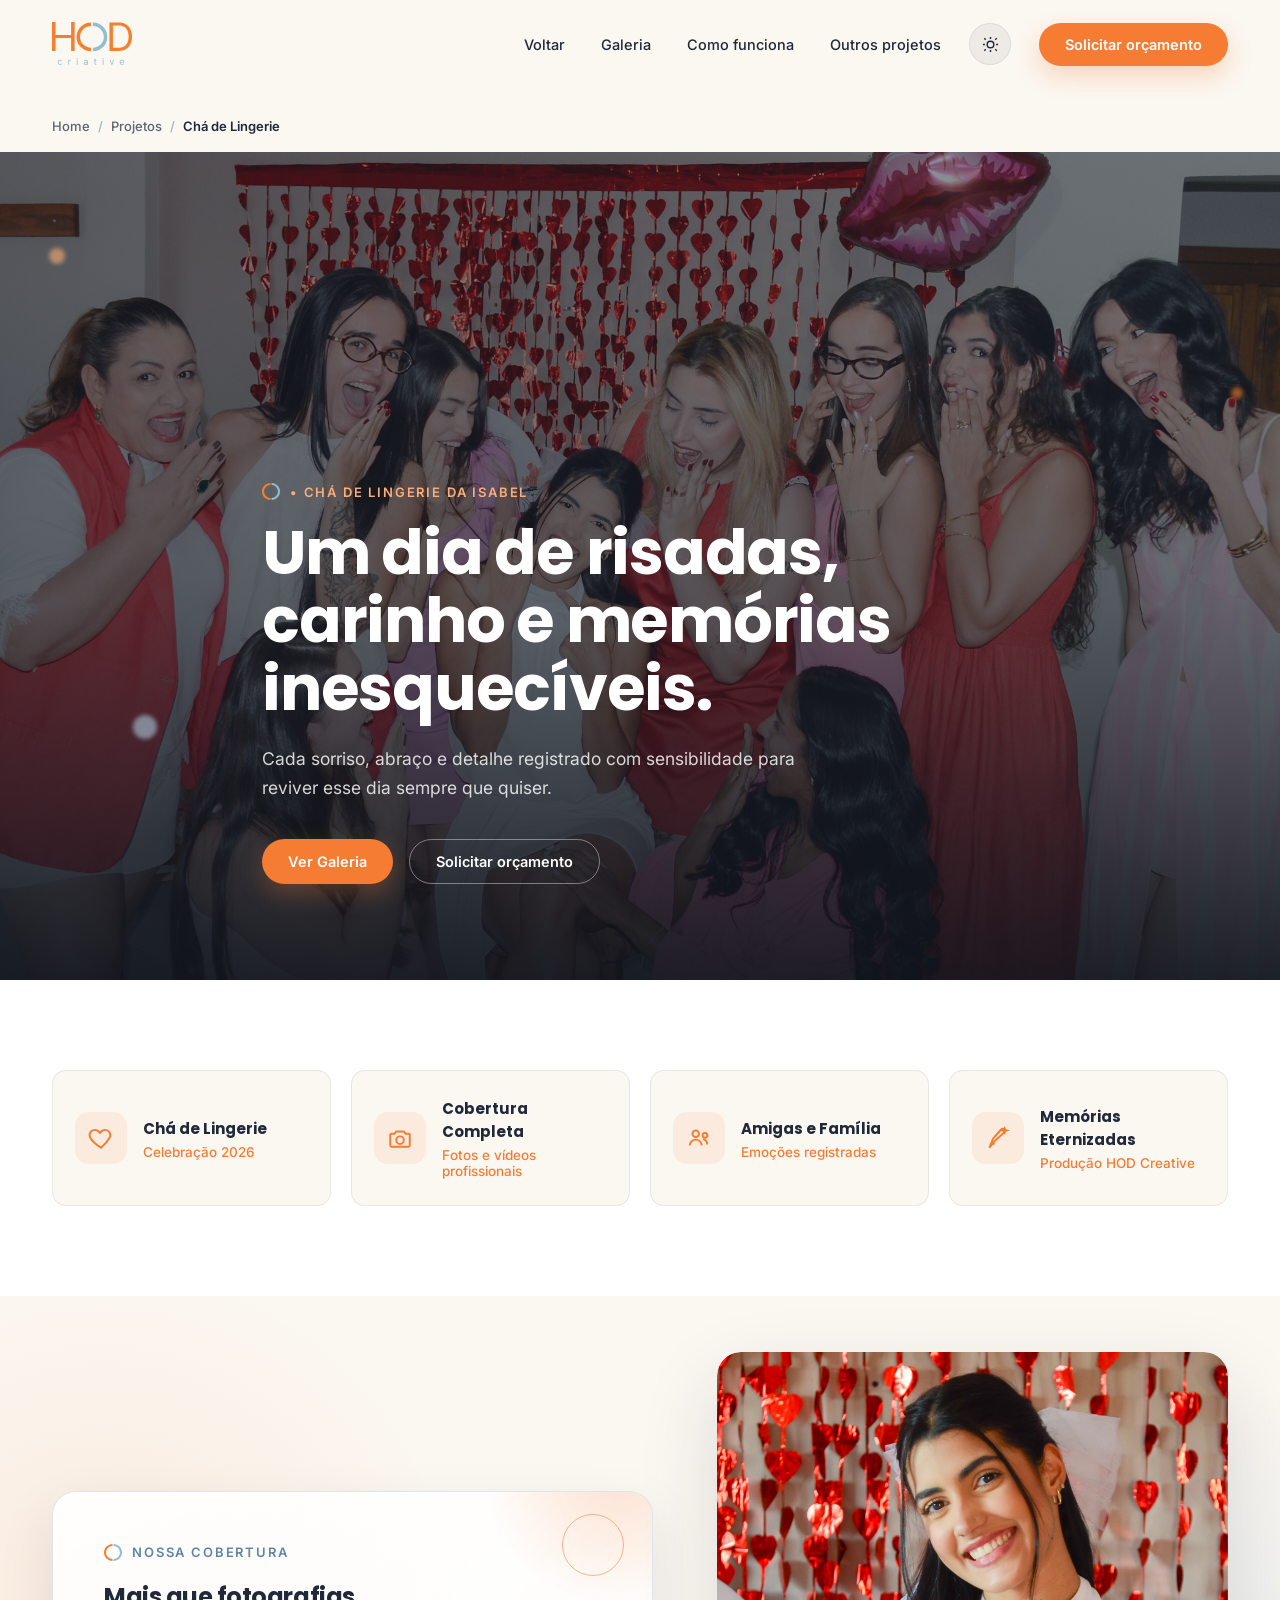
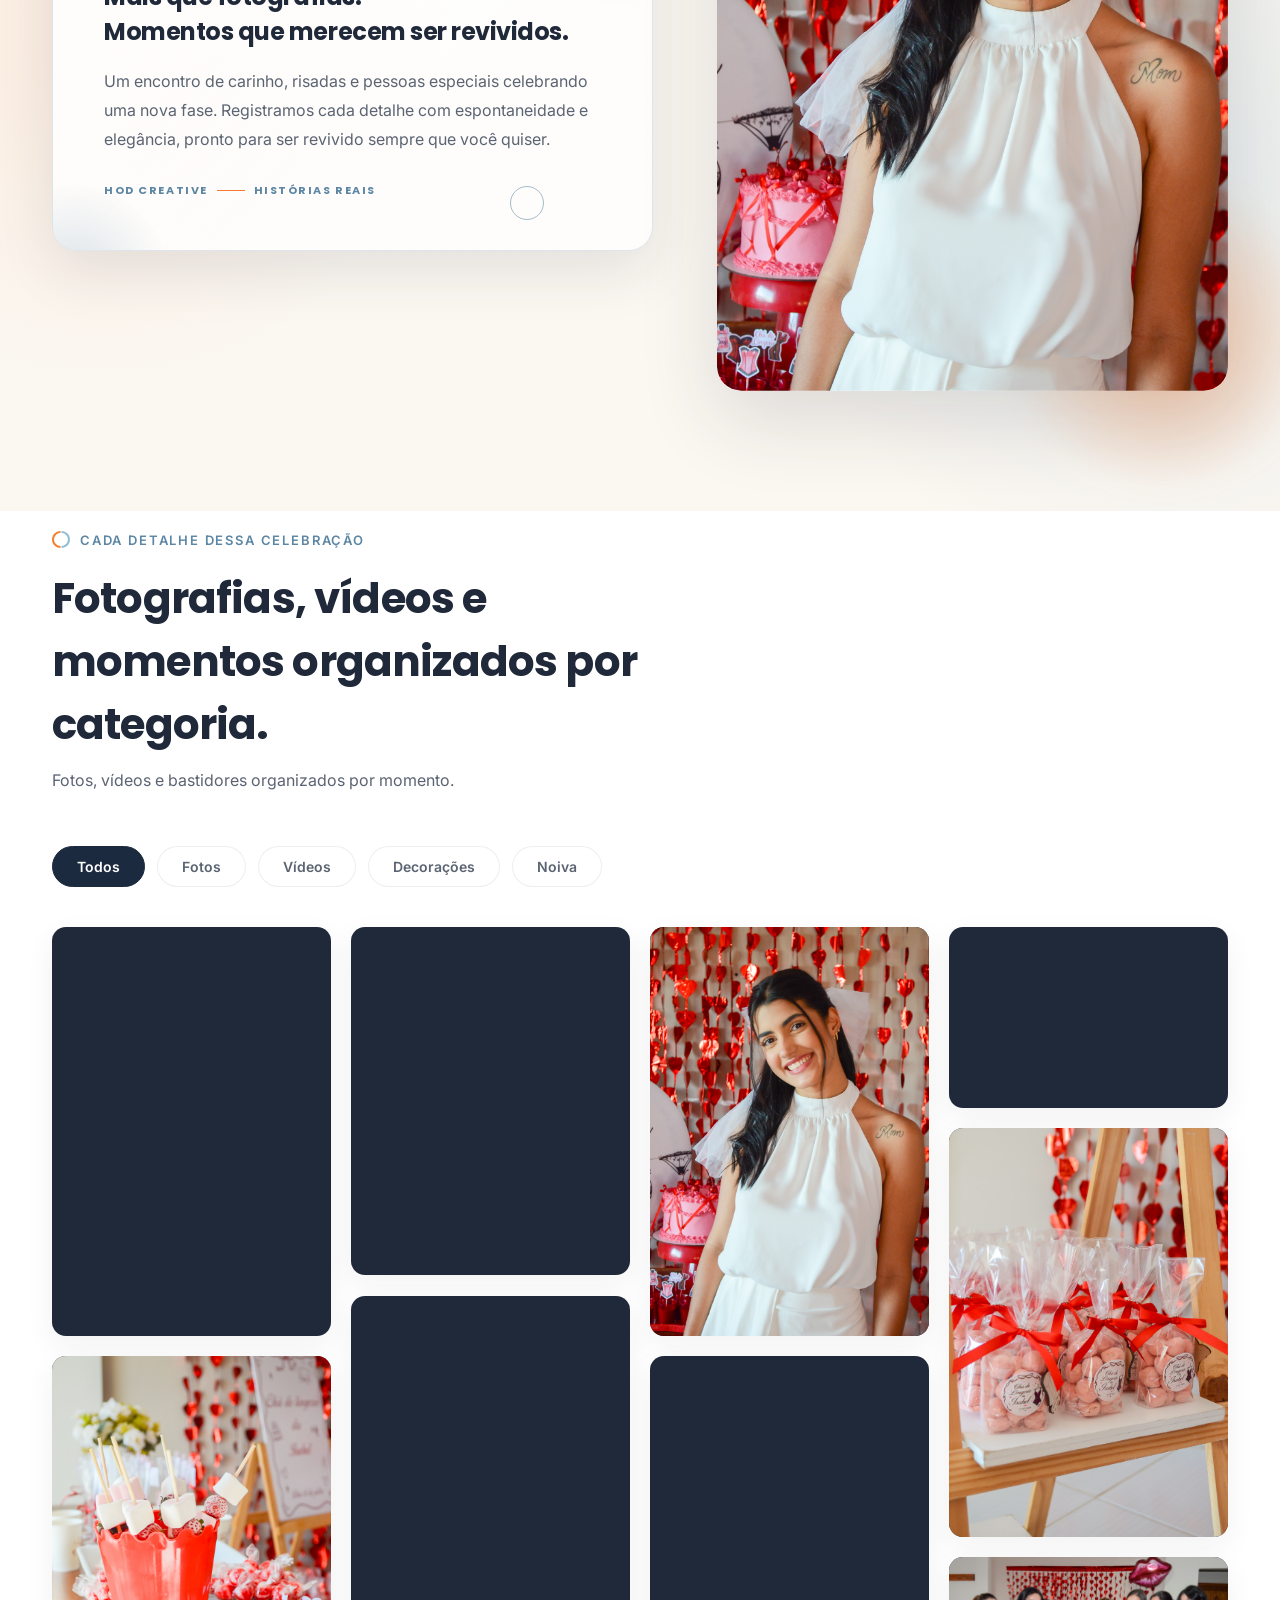
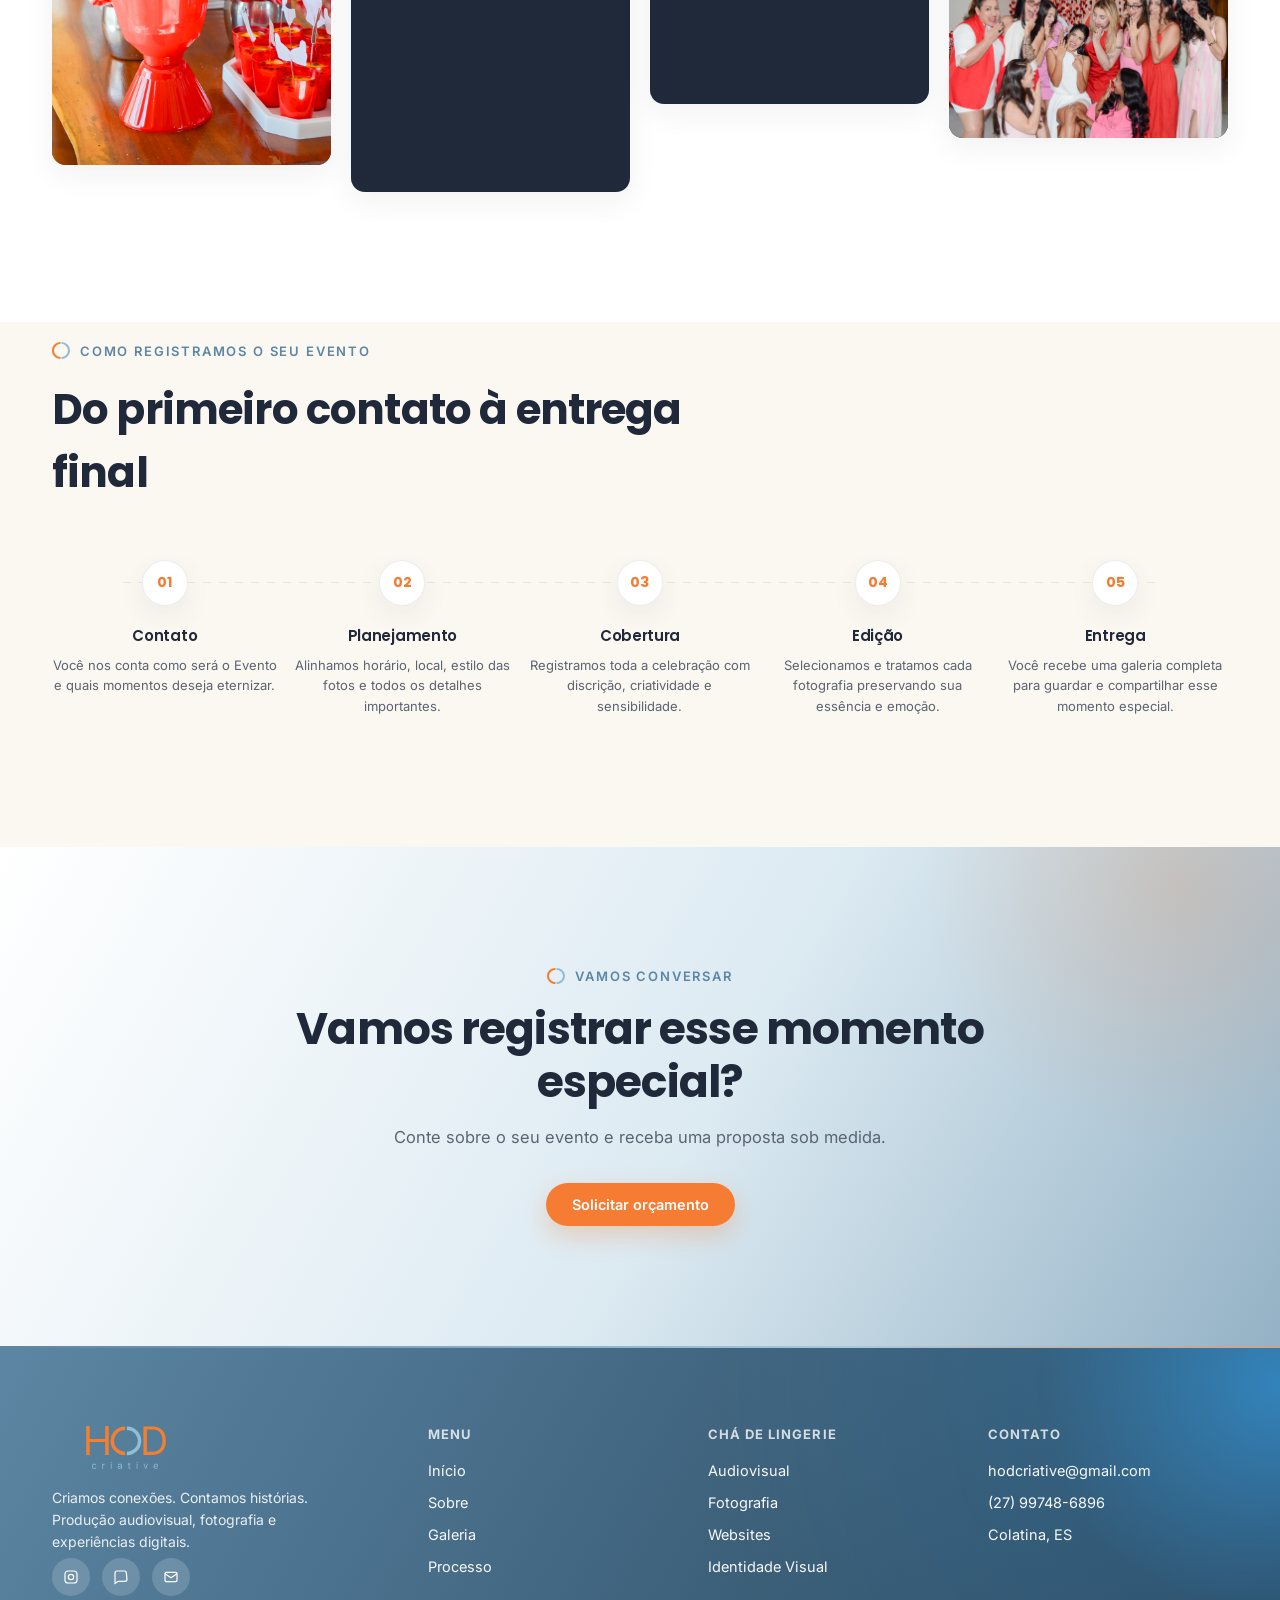
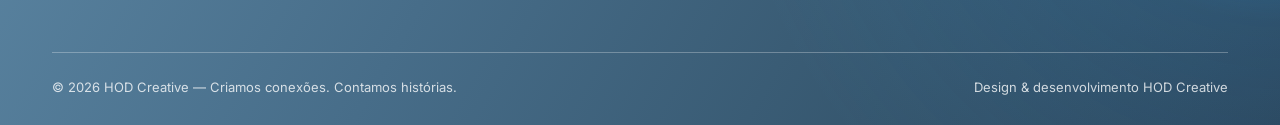
<file: lingerie.html>
<!DOCTYPE html>
<html lang="pt-BR">
<head>
<meta charset="UTF-8">
<meta name="viewport" content="width=device-width, initial-scale=1.0">
<title>Chá de Lingerie — HOD Creative</title>
<meta name="description" content="Fotografias e vídeos produzidos pela HOD Creative para eternizar o Chá de Lingerie: momentos especiais, brincadeiras, detalhes da decoração e toda a emoção desse dia único.">
<link rel="stylesheet" href="CSS/main.css">
<link rel="stylesheet" href="CSS/lingerie.css">
<link rel="shortcut icon" href="IMG/icon.svg" type="image/x-icon">

<link rel="preconnect" href="https://fonts.googleapis.com">
<link rel="preconnect" href="https://fonts.gstatic.com" crossorigin>
<link href="https://fonts.googleapis.com/css2?family=Poppins:wght@400;500;600;700;800&family=Inter:wght@400;500;600&display=swap" rel="stylesheet">


<!-- Aplica o tema salvo (ou a preferência do sistema) ANTES da renderização,
     para evitar o "flash" de tema claro ao carregar a página. -->
<script>
    (function () {
        var saved = localStorage.getItem('hod-theme');
        var theme = saved || (window.matchMedia('(prefers-color-scheme: dark)').matches ? 'dark' : 'light');
        document.documentElement.setAttribute('data-theme', theme);
    })();
</script>

</head>
<body>

    <!-- NAVBAR (específica desta página de projeto) -->
    <header id="siteHeader">
        <div class="wrap">

            <a href="index.html#home" class="logo">
                <img src="IMG/Logo_2.svg" alt="HOD Creative">
            </a>

            <nav class="menu">
                <ul>
                    <li><a class="nav-link" href="index.html#home">Voltar</a></li>
                    <li><a class="nav-link" href="#gradGallery">Galeria</a></li>
                    <li><a class="nav-link" href="#gradProcess">Como funciona</a></li>
                    <li><a class="nav-link" href="index.html#projetos">Outros projetos</a></li>
                </ul>

                <button class="theme-toggle" id="themeToggle" aria-label="Alternar tema claro/escuro" title="Alternar tema">
                    <svg class="icon-sun" viewBox="0 0 24 24" fill="none" stroke="currentColor" stroke-width="1.8">
                        <circle cx="12" cy="12" r="4.2"/>
                        <path d="M12 2.5v2.4M12 19.1v2.4M4.2 4.2l1.7 1.7M18.1 18.1l1.7 1.7M2.5 12h2.4M19.1 12h2.4M4.2 19.8l1.7-1.7M18.1 5.9l1.7-1.7"/>
                    </svg>
                    <svg class="icon-moon" viewBox="0 0 24 24" fill="none" stroke="currentColor" stroke-width="1.8">
                        <path d="M20 14.5A8.5 8.5 0 019.5 4a8.5 8.5 0 1010.5 10.5z"/>
                    </svg>
                </button>

                <a href="index.html#contato" class="btn btn-primary">Solicitar orçamento</a>
            </nav>

            <button class="burger" id="burgerBtn" aria-label="Abrir menu">
                <span></span><span></span><span></span>
            </button>

        </div>
    </header>

    <div class="mobile-panel" id="mobilePanel">
        <button class="close-btn" id="closeBtn">&times;</button>
        <a href="index.html#home">Voltar</a>
        <a href="#gradGallery">Galeria</a>
        <a href="#gradProcess">Como funciona</a>
        <a href="index.html#projetos">Outros projetos</a>
        <a href="index.html#contato" class="btn btn-primary">Solicitar orçamento</a>
    </div>

    <!-- BREADCRUMB -->
    <nav class="breadcrumb" aria-label="Breadcrumb" id="gradInicio">
        <div class="wrap">
            <a href="index.html#home">Home</a>
            <span class="sep">/</span>
            <a href="index.html#projetos">Projetos</a>
            <span class="sep">/</span>
            <span class="current">Chá de Lingerie</span>
        </div>
    </nav>

    <!-- HERO -->
    <section class="grad-hero" id="gradHero">

        <div class="grad-hero-media">
            <img src="IMG/lingerie/isaamigas.jpeg" alt="Convidadas comemorando durante o Chá de Lingerie" loading="eager" decoding="async">
        </div>
        <div class="grad-hero-overlay" aria-hidden="true"></div>

        <div class="hero-fx grad-hero-fx" id="gradHeroFx" aria-hidden="true">
            <span class="hero-shape shape-a" data-depth="0.03"></span>
            <span class="hero-shape shape-b" data-depth="0.06"></span>
            <span class="hero-shape shape-c" data-depth="0.045"></span>
        </div>

        <div class="wrap reveal">

            <span class="eyebrow">
                <img src="IMG/icon.svg" alt="" class="eyebrow-icon">
                • Chá de Lingerie da Isabel
            </span>

            <h1>Um dia de risadas, carinho e memórias inesquecíveis.</h1>

            <p class="lead">Cada sorriso, abraço e detalhe registrado com sensibilidade para reviver esse dia sempre que quiser.</p>

            <div class="hero-actions">
                <a href="#gradGallery" class="btn btn-primary btn-magnetic">Ver Galeria</a>
                <a href="index.html#contato" class="btn btn-outline btn-magnetic" style="border-color:rgba(255,255,255,.4);color:#fff;">Solicitar orçamento</a>
            </div>

        </div>
    </section>

    <!-- INFORMAÇÕES DO EVENTO -->
    <section class="grad-stats">
        <div class="wrap">
            <div class="grad-info-grid">

                <div class="grad-info-card">
                    <span class="info-icon">
                        <svg viewBox="0 0 24 24" fill="none" stroke-width="1.8">
                            <path d="M12 21s-7.5-4.8-10-9.5C.5 7.8 2.7 4.5 6.2 4.5c2 0 3.6 1.1 4.8 2.7C12.2 5.6 13.8 4.5 15.8 4.5c3.5 0 5.7 3.3 4.2 7C17.5 16.2 12 21 12 21z"/>
                        </svg>
                    </span>
                    <div class="info-text">
                        <h5>Chá de Lingerie</h5>
                        <p>Celebração 2026</p>
                    </div>
                </div>

                <div class="grad-info-card">
                    <span class="info-icon">
                        <svg viewBox="0 0 24 24" fill="none" stroke-width="1.8">
                            <path d="M4 8h3l1.5-2h7L17 8h3a1 1 0 011 1v10a1 1 0 01-1 1H4a1 1 0 01-1-1V9a1 1 0 011-1z"/>
                            <circle cx="12" cy="14" r="3.5"/>
                        </svg>
                    </span>
                    <div class="info-text">
                        <h5>Cobertura Completa</h5>
                        <p>Fotos e vídeos profissionais</p>
                    </div>
                </div>

                <div class="grad-info-card">
                    <span class="info-icon">
                        <svg viewBox="0 0 24 24" fill="none" stroke-width="1.8">
                            <circle cx="9" cy="8" r="3"/>
                            <path d="M3.5 19c0-3 2.5-5.5 5.5-5.5s5.5 2.5 5.5 5.5"/>
                            <circle cx="17.5" cy="9.5" r="2.2"/>
                            <path d="M15.8 13.2c2.1.4 3.7 2.4 3.7 4.8"/>
                        </svg>
                    </span>
                    <div class="info-text">
                        <h5>Amigas e Família</h5>
                        <p>Emoções registradas</p>
                    </div>
                </div>

                <div class="grad-info-card">
                    <span class="info-icon">
                        <svg viewBox="0 0 24 24" fill="none" stroke-width="1.8">
                            <path d="M4 21l3.5-8.5L15 4a2 2 0 012.8 2.8l-8.3 7.5L4 21z"/>
                            <path d="M18 3l.7 1.6L20.3 5l-1.6.7L18 7l-.7-1.6L15.7 5l1.6-.7L18 3z"/>
                            <path d="M6 15.5l2.5 2.5"/>
                        </svg>
                    </span>
                    <div class="info-text">
                        <h5>Memórias Eternizadas</h5>
                        <p>Produção HOD Creative</p>
                    </div>
                </div>

            </div>
        </div>
    </section>

    <!-- INTRODUÇÃO -->
    <section class="grad-intro" id="gradHistoria">
        <div class="wrap">
            <div class="grid">

                <div class="grad-intro-card reveal" data-intro-parallax>
                    <span class="grad-intro-orbit orbit-orange" aria-hidden="true"></span>
                    <span class="grad-intro-orbit orbit-blue" aria-hidden="true"></span>
                    <div class="grad-intro-card-content">
                    <span class="eyebrow">
                        <img src="IMG/icon.svg" alt="" class="eyebrow-icon">
                        Nossa cobertura
                    </span>
                    <h2>Mais que fotografias.<br>Momentos que merecem ser revividos.</h2>
                    <p>Um encontro de carinho, risadas e pessoas especiais celebrando uma nova fase. Registramos cada detalhe com espontaneidade e elegância, pronto para ser revivido sempre que você quiser.</p>
                    <span class="grad-intro-signature">HOD Creative <i></i> histórias reais</span>
                    </div>
                </div>

                <div class="grad-intro-media reveal" data-intro-parallax>
                    <span class="grad-intro-media-glow" aria-hidden="true"></span>
                    <img src="IMG/lingerie/isabel2.jpeg" alt="Fotógrafo registrando o Chá de Lingerie" loading="lazy" decoding="async">
                </div>

            </div>
        </div>
    </section>

    <!-- FILTROS + GALERIA -->
    <section class="grad-gallery" id="gradGallery">
        <div class="wrap">

            <div class="section-head reveal">
                <span class="eyebrow">
                    <img src="IMG/icon.svg" alt="" class="eyebrow-icon">
                    Cada detalhe dessa celebração
                </span>
                <h2>Fotografias, vídeos e momentos organizados por categoria.</h2>
                <p class="sub">Fotos, vídeos e bastidores organizados por momento.</p>
            </div>

            <div class="grad-filters-wrap">
                <div class="filter-tabs grad-filters reveal">
                    <button class="filter-btn active" data-filter="all">Todos</button>
                    <button class="filter-btn" data-filter="foto">Fotos</button>
                    <button class="filter-btn" data-filter="video">Vídeos</button>
                    <button class="filter-btn" data-filter="decoracao">Decorações</button>
                    <button class="filter-btn" data-filter="noiva">Noiva</button>
                </div>
            </div>

            <div class="grad-masonry" id="gradMasonry">

                <a class="grad-item reveal" data-type="image" data-ratio="tall" data-category="foto noiva"
                   data-lightbox="grad" data-full="IMG/lingerie/isabel.jpeg" data-caption="Chá de Lingerie - Isabel">
                    <img src="IMG/lingerie/isabel.jpeg" alt="Foto da Noiva" loading="lazy" decoding="async">
                    <div class="overlay">
                        <span class="tag">Fotografia</span>
                        <h5>Foto da Noiva</h5>
                        <span class="view-btn">Ver em tela cheia</span>
                    </div>
                </a>

                <a class="grad-item reveal" data-type="image" data-ratio="portrait" data-category="foto decoracao"
                   data-lightbox="grad" data-full="IMG/lingerie/trab2.jpeg" data-caption="Decoração do Evento">
                    <img src="IMG/lingerie/trab2.jpeg" alt="Decoração do Evento" loading="lazy" decoding="async">
                    <div class="overlay">
                        <span class="tag">Fotografia</span>
                        <h5>Decoração do Evento</h5>
                        <span class="view-btn">Ver em tela cheia</span>
                    </div>
                </a>

                <a class="grad-item reveal" data-type="image" data-ratio="tall" data-category="foto noiva"
                   data-lightbox="grad" data-full="IMG/lingerie/isabel2.jpeg" data-caption="Chá de Lingerie - Isabel">
                    <img src="IMG/lingerie/isabel2.jpeg" alt="Foto da Noiva" loading="lazy" decoding="async">
                    <div class="overlay">
                        <span class="tag">Fotografia</span>
                        <h5>Foto da Noiva</h5>
                        <span class="view-btn">Ver em tela cheia</span>
                    </div>
                </a>

                <a class="grad-item reveal" data-type="image" data-ratio="wide" data-category="foto decoracao"
                   data-lightbox="grad" data-full="IMG/lingerie/deco.jpeg" data-caption="Chá de Lingerie - Isabel">
                    <img src="IMG/lingerie/deco.jpeg" alt="Quadro - Decoração" loading="lazy" decoding="async">
                    <div class="overlay">
                        <span class="tag">Bastidores</span>
                        <h5>Quadro - Decoração</h5>
                        <span class="view-btn">Ver em tela cheia</span>
                    </div>
                </a>

                <a class="grad-item reveal" data-type="image" data-ratio="tall" data-category="foto decoracao"
                   data-lightbox="grad" data-full="IMG/lingerie/deco3.jpeg" data-caption="Chá de Lingerie - Isabel">
                    <img src="IMG/lingerie/deco3.jpeg" alt="Decoração do Evento" loading="lazy" decoding="async">
                    <div class="overlay">
                        <span class="tag">Fotografia</span>
                        <h5>Mesa - Docinhos</h5>
                        <span class="view-btn">Ver em tela cheia</span>
                    </div>
                </a>

                <a class="grad-item reveal" data-type="vimeo" data-ratio="vertical" data-category="video decoracao"
                   data-lightbox="grad"
                   data-full="https://player.vimeo.com/video/1210460356?badge=0&amp;autopause=0&amp;player_id=0&amp;app_id=58479"
                   data-caption="Chá de Lingerie - Isabel">
                    <div class="vimeo-embed">
                        <iframe src="https://player.vimeo.com/video/1210460356?badge=0&amp;autopause=0&amp;player_id=0&amp;app_id=58479&amp;autoplay=1&amp;muted=1&amp;loop=1&amp;background=1"
                                frameborder="0"
                                allow="autoplay; fullscreen; picture-in-picture; clipboard-write; encrypted-media; web-share"
                                referrerpolicy="strict-origin-when-cross-origin"
                                title="lingerie"></iframe>
                    </div>
                    <div class="play-btn">
                        <svg viewBox="0 0 24 24"><path d="M8 5v14l11-7z"/></svg>
                    </div>
                    <div class="overlay">
                        <span class="tag">Vídeo</span>
                        <h5>Vídeo - Decoração do Evento</h5>
                        <span class="view-btn">Assistir</span>
                    </div>
                </a>

                <a class="grad-item reveal" data-type="image" data-ratio="tall" data-category="foto decoracao"
                   data-lightbox="grad" data-full="IMG/lingerie/trab1.jpeg" data-caption="Chá de Lingerie - Isabel">
                    <img src="IMG/lingerie/trab1.jpeg" alt="Decoração do Evento" loading="lazy" decoding="async">
                    <div class="overlay">
                        <span class="tag">Fotografia</span>
                        <h5>Decoração do Evento</h5>
                        <span class="view-btn">Ver em tela cheia</span>
                    </div>
                </a>

                <a class="grad-item reveal" data-type="image" data-ratio="portrait" data-category="foto"
                   data-lightbox="grad" data-full="IMG/lingerie/deco4.jpeg" data-caption="Chá de Lingerie - Isabel">
                    <img src="IMG/lingerie/deco4.jpeg" alt="Brincadeiras" loading="lazy" decoding="async">
                    <div class="overlay">
                        <span class="tag">Fotografia</span>
                        <h5>Brincadeiras</h5>
                        <span class="view-btn">Ver em tela cheia</span>
                    </div>
                </a>

                <a class="grad-item reveal" data-type="image" data-ratio="wide" data-category="foto"
                   data-lightbox="grad" data-full="IMG/lingerie/isaamigas.jpeg" data-caption="Chá de Lingerie - Isabel">
                    <img src="IMG/lingerie/isaamigas.jpeg" alt="Convidadas" loading="lazy" decoding="async">
                    <div class="overlay">
                        <span class="tag">Fotografia</span>
                        <h5>Convidadas</h5>
                        <span class="view-btn">Ver em tela cheia</span>
                    </div>
                </a>

            </div>
        </div>
    </section>


    <!-- PROCESSO -->
    <section class="grad-process" id="gradProcess">
        <div class="wrap">

            <div class="section-head reveal">
                <span class="eyebrow">
                    <img src="IMG/icon.svg" alt="" class="eyebrow-icon">
                    Como registramos o seu evento
                </span>
                <h2>Do primeiro contato à entrega final</h2>
            </div>

            <div class="grad-process-line">

                <div class="grad-step">
                    <div class="dot">01</div>
                    <h4>Contato</h4>
                    <p>Você nos conta como será o Evento e quais momentos deseja eternizar.</p>
                </div>

                <div class="grad-step">
                    <div class="dot">02</div>
                    <h4>Planejamento</h4>
                    <p>Alinhamos horário, local, estilo das fotos e todos os detalhes importantes.</p>
                </div>

                <div class="grad-step">
                    <div class="dot">03</div>
                    <h4>Cobertura</h4>
                    <p>Registramos toda a celebração com discrição, criatividade e sensibilidade.</p>
                </div>

                <div class="grad-step">
                    <div class="dot">04</div>
                    <h4>Edição</h4>
                    <p>Selecionamos e tratamos cada fotografia preservando sua essência e emoção.</p>
                </div>

                <div class="grad-step">
                    <div class="dot">05</div>
                    <h4>Entrega</h4>
                    <p>Você recebe uma galeria completa para guardar e compartilhar esse momento especial.</p>
                </div>

            </div>
        </div>
    </section>

    <!-- CTA -->
    <section class="cta" id="gradCtaSection">

        <div class="cta-spotlight" id="gradCtaSpotlight" aria-hidden="true"></div>

        <div class="wrap reveal">
            <span class="eyebrow" style="justify-content:center;width:100%;">
                <img src="IMG/icon.svg" alt="" class="eyebrow-icon">
                Vamos conversar
            </span>
            <h2>Vamos registrar esse momento especial?</h2>
            <p>Conte sobre o seu evento e receba uma proposta sob medida.</p>
            <a href="index.html#contato" class="btn btn-primary btn-magnetic">Solicitar orçamento</a>
        </div>

    </section>

    <!-- FOOTER -->
    <footer>
        <div class="wrap">

            <div class="footer-top">

                <div class="footer-brand">

                    <a href="index.html#home" class="logo">
                         <img src="IMG/Logo_2.svg" alt="HOD Creative">
                    </a>

                    <p>Criamos conexões. Contamos histórias. Produção audiovisual, fotografia e experiências digitais.</p>

                    <div class="social-row">

                        <a href="https://www.instagram.com/hodcreative/" aria-label="Instagram" target="_blank" rel="noopener noreferrer">
                            <svg viewBox="0 0 24 24" fill="none" stroke-width="1.8">
                                <rect x="3" y="3" width="18" height="18" rx="5"/>
                                <circle cx="12" cy="12" r="4"/>
                            </svg>
                        </a>

                        <a href="https://wa.me/55279997486896" aria-label="WhatsApp" target="_blank" rel="noopener noreferrer">
                            <svg viewBox="0 0 24 24" fill="none" stroke-width="1.8">
                                <path d="M21 15.5a3 3 0 01-3 3H8l-5 3V6a3 3 0 013-3h11a3 3 0 013 3z"/>
                            </svg>
                        </a>

                        <a href="mailto:hodcriative@gmail.com" aria-label="E-mail">
                            <svg viewBox="0 0 24 24" fill="none" stroke-width="1.8">
                                <rect x="3" y="5" width="18" height="14" rx="2"/>
                                <path d="M3 7l9 6 9-6"/>
                            </svg>
                        </a>

                    </div>

                </div>

                <div class="footer-col">
                    <h5>Menu</h5>
                    <ul>
                        <li><a href="lingerie.html#gradInicio">Início</a></li>
                        <li><a href="lingerie.html#gradHistoria">Sobre</a></li>
                        <li><a href="lingerie.html#gradGallery">Galeria</a></li>
                        <li><a href="lingerie.html#gradProcess">Processo</a></li>
                    </ul>
                </div>

                <div class="footer-col">
                    <h5>Chá de Lingerie</h5>
                    <ul>
                        <li><a href="index.html#servicos">Audiovisual</a></li>
                        <li><a href="index.html#servicos">Fotografia</a></li>
                        <li><a href="index.html#servicos">Websites</a></li>
                        <li><a href="index.html#servicos">Identidade Visual</a></li>
                    </ul>
                </div>

                <div class="footer-col">
                    <h5>Contato</h5>
                    <ul>
                        <li><a href="mailto:hodcriative@gmail.com">hodcriative@gmail.com</a></li>
                        <li><a href="https://wa.me/55279997486896" target="_blank" rel="noopener noreferrer">(27) 99748-6896</a></li>
                        <li><a href="index.html#contato">Colatina, ES</a></li>
                    </ul>
                </div>

            </div>

            <div class="footer-bottom">
                <p>© 2026 HOD Creative — Criamos conexões. Contamos histórias.</p>
                <p>Design &amp; desenvolvimento HOD Creative</p>
            </div>

        </div>

    </footer>

    <!-- LIGHTBOX -->
    <div class="grad-lightbox" id="gradLightbox" role="dialog" aria-modal="true" aria-hidden="true" aria-label="Visualizador de mídia em tela cheia">
        <div class="grad-lightbox-stage" id="gradLightboxStage"></div>

        <span class="grad-lightbox-caption" id="gradLightboxCaption"></span>
        <span class="grad-lightbox-counter" id="gradLightboxCounter"></span>

        <button class="grad-lightbox-close" id="gradLightboxClose" aria-label="Fechar">
            <svg viewBox="0 0 24 24" fill="none" stroke-width="2"><path d="M6 6l12 12M18 6L6 18"/></svg>
        </button>
        <button class="grad-lightbox-prev" id="gradLightboxPrev" aria-label="Foto anterior">
            <svg viewBox="0 0 24 24" fill="none" stroke-width="2"><path d="M15 6l-6 6 6 6"/></svg>
        </button>
        <button class="grad-lightbox-next" id="gradLightboxNext" aria-label="Próxima foto">
            <svg viewBox="0 0 24 24" fill="none" stroke-width="2"><path d="M9 6l6 6-6 6"/></svg>
        </button>
    </div>

    <script src="JS/theme.js"></script>
    <script src="JS/lingerie.js"></script>

</body>
</html>
</file>
<file: CSS/main.css>
/* ==========================================================================
   HOD CREATIVE — style.css
   Índice:
     1.  Variáveis / Reset / Base
     2.  Utilitários (wrap, eyebrow, reveal, grain, scroll progress)
     3.  Botões
     4.  Header / Navbar
     5.  Theme toggle (claro/escuro) + Menu mobile
     6.  Hero
     7.  Sobre (About)
     8.  Serviços (Services)
     9.  Projetos (Projects)
     10. Diferenciais (Diff)
     11. CTA
     12. Contato (Contact)
     13. FAQ
     14. Footer
     15. Cards de cobertura (páginas internas de portfólio)
     16. Responsivo
     17. Tema escuro
   ========================================================================== */

@import url('base/variables.css');
@import url('base/utilities.css');
@import url('components/buttons.css');
@import url('components/header.css');
@import url('sections/hero.css');
@import url('sections/about.css');
@import url('sections/services.css');
@import url('sections/projects.css');
@import url('sections/diff.css');
@import url('sections/cta.css');
@import url('sections/contact.css');
@import url('components/faq.css');
@import url('sections/footer.css');
@import url('page/portfolio-covers.css');
@import url('responsive.css');
@import url('theme-dark.css');
</file>
<file: CSS/lingerie.css>
/* =========================================================
   LINGERIE.CSS
   Extensão do style.css principal — reaproveita 100% dos
   tokens (:root), tipografia, cores, sombras e componentes
   já existentes (btn, eyebrow, reveal, section-head, cta,
   filter-tabs, about-card...). Aqui só entram os componentes
   NOVOS e exclusivos desta página.
   ========================================================= */

/* ---------- BREADCRUMB ---------- */
.breadcrumb {
    padding: 118px 0 18px;
    background: var(--off-white);
}

.breadcrumb .wrap {
    display: flex;
    align-items: center;
    flex-wrap: wrap;
    gap: 8px;
    font-size: 13px;
    font-weight: 500;
    color: var(--ink-soft);
}

.breadcrumb a {
    transition: color .3s;
}

.breadcrumb a:hover {
    color: var(--orange);
}

.breadcrumb .sep {
    color: var(--blue-deep);
    opacity: .6;
}

.breadcrumb .current {
    color: var(--ink);
    font-weight: 600;
}

/* ---------- HERO FORMATURAS ---------- */
.grad-hero {
    position: relative;
    min-height: 92vh;
    display: flex;
    align-items: flex-end;
    overflow: hidden;
    background: var(--ink);
}

.grad-hero-media {
    position: absolute;
    inset: 0;
    z-index: 0;
}

.grad-hero-media img {
    width: 100%;
    height: 100%;
    object-fit: cover;
    transform: scale(1.08);
    animation: gradHeroZoom 18s var(--ease) infinite alternate;
}

@keyframes gradHeroZoom {
    0% { transform: scale(1.08); }
    100% { transform: scale(1); }
}

.grad-hero-overlay {
    position: absolute;
    inset: 0;
    background:
        linear-gradient(0deg, rgba(15,19,27,.92) 0%, rgba(15,19,27,.55) 45%, rgba(15,19,27,.35) 100%),
        linear-gradient(120deg, rgba(32,41,58,.35), rgba(92,134,163,.18));
    z-index: 1;
}

.grad-hero-fx {
    position: absolute;
    inset: -10% -5%;
    z-index: 2;
    pointer-events: none;
}

.grad-hero .wrap {
    position: relative;
    z-index: 3;
    padding-bottom: 96px;
    max-width: 820px;
}

.grad-hero .eyebrow {
    color: var(--orange-soft);
}

.grad-hero h1 {
    font-size: clamp(36px, 5.2vw, 62px);
    font-weight: 700;
    line-height: 1.1;
    color: #fff;
    margin-bottom: 20px;
}

.grad-hero p.lead {
    font-size: 17.5px;
    line-height: 1.7;
    color: rgba(255,255,255,.82);
    max-width: 540px;
    margin-bottom: 36px;
}

.grad-hero .hero-actions {
    margin-bottom: 0;
}

/* ---------- INFORMAÇÕES DO EVENTO ---------- */
.grad-stats {
    padding: 90px 0;
    background: var(--white);
    overflow: hidden; /* evita que o parallax vaze para fora da seção */
}

.grad-info-grid {
    display: grid;
    grid-template-columns: repeat(4, 1fr);
    gap: 20px;
}

.grad-info-card {
    --parallaxY: 0px;
    --tiltX: 0deg;
    --tiltY: 0deg;

    position: relative;
    z-index: 1;

    display: flex;
    align-items: center;
    gap: 16px;
    background: var(--off-white);
    border: 1px solid var(--line);
    border-radius: var(--radius-sm);
    padding: 26px 22px;

    will-change: transform;
    transform: translateY(var(--parallaxY)) rotateX(var(--tiltX)) rotateY(var(--tiltY));
    transition: transform .25s var(--ease), border-color .4s var(--ease), box-shadow .4s var(--ease), z-index 0s;
}

.grad-info-card:hover {
    z-index: 5;
    transform: translateY(var(--parallaxY)) rotateX(var(--tiltX)) rotateY(var(--tiltY)) scale(1.02) translateY(-4px);
    border-color: var(--orange);
    box-shadow: 0 16px 34px rgba(245,124,50,.16);
}

.grad-info-card .info-icon {
    flex: none;
    display: flex;
    align-items: center;
    justify-content: center;
    width: 52px;
    height: 52px;
    border-radius: 14px;
    background: rgba(245,124,50,.1);
    animation: infoIconFloat 4.5s ease-in-out infinite;
    transition: background .4s var(--ease);
}

.grad-info-card:hover .info-icon {
    background: rgba(245,124,50,.16);
}

.grad-info-card .info-icon svg {
    width: 26px;
    height: 26px;
    stroke: var(--orange);
    fill: none;
}

/* delay escalonado para os ícones não flutuarem em sincronia */
.grad-info-card:nth-child(2) .info-icon { animation-delay: .4s; }
.grad-info-card:nth-child(3) .info-icon { animation-delay: .8s; }
.grad-info-card:nth-child(4) .info-icon { animation-delay: 1.2s; }

@keyframes infoIconFloat {
    0%, 100% { transform: translateY(0) rotate(0deg); }
    50%      { transform: translateY(-6px) rotate(-4deg); }
}

.grad-info-card .info-text h5 {
    font-family: 'Poppins', sans-serif;
    font-size: 15px;
    font-weight: 700;
    color: var(--ink);
    margin-bottom: 4px;
}

.grad-info-card .info-text p {
    font-size: 13.5px;
    font-weight: 500;
    color: var(--orange);
}

@media (prefers-reduced-motion: reduce) {
    .grad-info-card .info-icon { animation: none; }
    .grad-info-card { transition: none; }
}

/* ---------- FILTERS (usa .filter-tabs / .filter-btn originais) ---------- */
.grad-filters-wrap {
    overflow-x: auto;
    overflow-y: hidden;
    -webkit-overflow-scrolling: touch;
    scrollbar-width: none;
    margin: -8px -32px 32px;
    padding: 8px 32px;
}

.grad-filters-wrap::-webkit-scrollbar { display: none; }

.grad-filters-wrap .filter-tabs {
    flex-wrap: nowrap;
    margin-bottom: 0;
    width: max-content;
}

/* ---------- GALERIA (masonry inteligente, mesmo motor do index) ---------- */
.grad-gallery { padding: 20px 0 130px; background: var(--white); }

.grad-masonry { position: relative; }

.grad-item {
    position: absolute;
    top: 0; left: 0;
    margin: 0;
    border-radius: var(--radius-sm);
    overflow: hidden;
    box-shadow: var(--shadow-sm);
    cursor: pointer;
    visibility: hidden;
    background: var(--ink);
    transition: opacity .35s var(--ease), transform .35s var(--ease), box-shadow .4s var(--ease), left .4s var(--ease), top .4s var(--ease);
}

.grad-item.filtered-out { display: none; }

.grad-item img,
.grad-item video {
    width: 100%;
    height: 100%;
    object-fit: cover;
    display: block;
    transition: transform .7s var(--ease);
}

.grad-item:hover img,
.grad-item:hover video {
    transform: scale(1.07);
}

/* ---------- EMBED VIMEO (miniatura no grid) ---------- */
.grad-item .vimeo-embed,
.grad-item .vimeo-embed iframe {
    position: absolute;
    inset: 0;
    width: 100%;
    height: 100%;
    border: 0;
    pointer-events: none; /* clique é capturado pelo .overlay, que fica por cima */
}

/* proporção vertical (9:16) do vídeo do Vimeo */
.grad-item[data-ratio="vertical"] { aspect-ratio: 9/16; }

.grad-item .cat-badge {
    position: absolute;
    top: 14px; left: 14px;
    z-index: 2;
    font-size: 10.5px;
    font-weight: 700;
    text-transform: uppercase;
    letter-spacing: .06em;
    padding: 6px 13px;
    border-radius: 100px;
    color: #fff;
    background: rgba(245,124,50,.92);
    backdrop-filter: blur(4px);
}

.grad-item[data-type="video"] .cat-badge {
    background: rgba(92,134,163,.92);
}

.grad-item .overlay {
    position: absolute;
    inset: 0;
    background: linear-gradient(0deg, rgba(20,26,36,.85) 0%, rgba(20,26,36,.1) 55%, transparent 75%);
    opacity: 0;
    transition: opacity .4s var(--ease);
    display: flex;
    flex-direction: column;
    justify-content: flex-end;
    padding: 20px;
}

.grad-item:hover .overlay,
.grad-item:focus-within .overlay { opacity: 1; }

.grad-item .overlay .tag {
    font-size: 11px;
    text-transform: uppercase;
    letter-spacing: .1em;
    color: var(--blue);
    font-weight: 600;
    margin-bottom: 6px;
}

.grad-item .overlay h5 {
    color: #fff;
    font-size: 15.5px;
    font-weight: 600;
    margin-bottom: 10px;
    font-family: 'Poppins', sans-serif;
}

.grad-item .overlay .view-btn {
    display: inline-flex;
    align-items: center;
    gap: 8px;
    background: #fff;
    color: #14181f; /* fixo, em vez de var(--ink) */
    font-size: 12.5px;
    font-weight: 600;
    padding: 8px 16px;
    border-radius: 100px;
    width: fit-content;
    transform: translateY(10px);
    opacity: 0;
    transition: all .4s var(--ease) .05s;
}


.grad-item:hover .view-btn { transform: translateY(0); opacity: 1; }

.grad-item .play-btn {
    position: absolute;
    top: 50%; left: 50%;
    transform: translate(-50%,-50%) scale(.85);
    width: 54px; height: 54px;
    border-radius: 50%;
    background: rgba(255,255,255,.92);
    display: flex; align-items: center; justify-content: center;
    opacity: 0;
    transition: all .4s var(--ease);
    pointer-events: none;
}

.grad-item[data-type="video"]:hover .play-btn { opacity: 1; transform: translate(-50%,-50%) scale(1); }

.grad-item .play-btn svg { width: 18px; height: 18px; margin-left: 2px; fill: var(--orange); }

/* proporções variadas para o efeito editorial de masonry */
.grad-item[data-ratio="tall"] { aspect-ratio: 3/4.4; }
.grad-item[data-ratio="wide"] { aspect-ratio: 4/2.6; }
.grad-item[data-ratio="square"] { aspect-ratio: 1/1; }
.grad-item[data-ratio="portrait"] { aspect-ratio: 4/5; }

/* ---------- INTRO / CARD DE COBERTURA ---------- */
.grad-intro {
    padding: 56px 0 120px;
    overflow: hidden;
    background: radial-gradient(circle at 8% 40%, rgba(245,124,50,.10), transparent 28%), radial-gradient(circle at 92% 60%, rgba(169,201,220,.25), transparent 32%), var(--off-white);
}

.grad-intro .grid {
    display: grid;
    grid-template-columns: 1fr 0.85fr;
    gap: 64px;
    align-items: center;
}

.grad-intro-card {
    --intro-x: 0px; --intro-y: 0px;
    position: relative; isolation: isolate; overflow: hidden;
    padding: clamp(30px, 4vw, 52px); border: 1px solid rgba(92,134,163,.20); border-radius: var(--radius);
    background: linear-gradient(140deg, rgba(255,255,255,.92), rgba(255,255,255,.68));
    box-shadow: 0 22px 55px rgba(32,41,58,.10), inset 0 1px rgba(255,255,255,.75);
    transition: transform .55s var(--ease), box-shadow .55s var(--ease), border-color .4s var(--ease); will-change: transform;
}
.grad-intro-card::before, .grad-intro-card::after { content:""; position:absolute; z-index:-1; border-radius:50%; pointer-events:none; }
.grad-intro-card::before { width:280px; height:280px; top:-160px; right:-105px; background:radial-gradient(circle, rgba(245,124,50,.22), transparent 68%); animation:introGlowPulse 7s ease-in-out infinite; }
.grad-intro-card::after { width:200px; height:200px; bottom:-130px; left:-80px; background:radial-gradient(circle, rgba(92,134,163,.22), transparent 70%); }
.grad-intro-card:hover { border-color:rgba(245,124,50,.40); box-shadow:0 30px 70px rgba(32,41,58,.15), 0 0 0 7px rgba(245,124,50,.035); }
.grad-intro-card-content { position:relative; z-index:1; }

.grad-intro h2 { margin-bottom: 18px; }

.grad-intro p {
    font-size: 16px;
    line-height: 1.8;
    color: var(--ink-soft);
    max-width: 520px;
}

.grad-intro-signature { display:inline-flex; align-items:center; gap:9px; margin-top:28px; color:var(--blue-deep); font-family:'Poppins',sans-serif; font-size:11px; font-weight:700; letter-spacing:.14em; text-transform:uppercase; }
.grad-intro-signature i { width:28px; height:1px; background:var(--orange); }
.grad-intro-orbit { position:absolute; z-index:0; border:1px solid currentColor; border-radius:50%; opacity:.55; pointer-events:none; }
.orbit-orange { width:62px; height:62px; top:22px; right:28px; color:var(--orange); animation:introOrbit 8s linear infinite; }
.orbit-blue { width:34px; height:34px; bottom:30px; right:18%; color:var(--blue-deep); animation:introOrbit 6s linear infinite reverse; }

.grad-intro-media {
    --intro-x: 0px; --intro-y: 0px;
    position: relative; isolation: isolate;
    border-radius: var(--radius);
    overflow: visible;
    box-shadow: var(--shadow-lg);
    aspect-ratio: 4/5;
    transition: transform .55s var(--ease), box-shadow .55s var(--ease); will-change: transform;
}
.grad-intro-media-glow { position:absolute; z-index:-1; width:65%; aspect-ratio:1; right:-20%; bottom:-17%; border-radius:50%; background:radial-gradient(circle, rgba(245,124,50,.42), transparent 68%); filter:blur(12px); animation:introGlowPulse 6s ease-in-out infinite reverse; }
.grad-intro-media:hover { box-shadow:0 30px 70px rgba(32,41,58,.20); }
.grad-intro-media img { width:100%; height:100%; object-fit:cover; border-radius:inherit; clip-path:inset(0 round var(--radius)); transition:transform .8s var(--ease), filter .5s var(--ease); }
.grad-intro-media:hover img { transform:scale(1.045); filter:saturate(1.06) contrast(1.02); }
@keyframes introGlowPulse { 0%,100% { transform:scale(1); opacity:.65; } 50% { transform:scale(1.16); opacity:1; } }
@keyframes introOrbit { to { transform:rotate(360deg); } }

html[data-theme="dark"] .grad-intro { background:radial-gradient(circle at 8% 40%, rgba(245,124,50,.13), transparent 28%), radial-gradient(circle at 92% 60%, rgba(92,134,163,.18), transparent 32%), var(--off-white); }
html[data-theme="dark"] .grad-intro-card { border-color:rgba(169,201,220,.15); background:linear-gradient(140deg, rgba(28,42,64,.88), rgba(14,20,32,.92)); box-shadow:0 24px 60px rgba(0,0,0,.35), inset 0 1px rgba(255,255,255,.05); }
html[data-theme="dark"] .grad-intro-card:hover { border-color:rgba(245,124,50,.52); box-shadow:0 30px 75px rgba(0,0,0,.48), 0 0 28px rgba(245,124,50,.10); }
@media (prefers-reduced-motion: reduce) { .grad-intro-card, .grad-intro-media { transform:none !important; transition:none; } .grad-intro-card::before, .grad-intro-media-glow, .grad-intro-orbit { animation:none; } }

/* ---------- VÍDEOS EM DESTAQUE ---------- */
.grad-featured { padding: 20px 0 130px; background: var(--white); }

.grad-featured-grid {
    display: grid;
    grid-template-columns: 1.5fr 1fr;
    gap: 22px;
}

.grad-feat-main,
.grad-feat-side .grad-item {
    border-radius: var(--radius-sm);
    overflow: hidden;
    position: relative;
    box-shadow: var(--shadow-md);
    aspect-ratio: 16/10;
    background: var(--ink);
    cursor: pointer;
}

.grad-feat-main video,
.grad-feat-side video { width: 100%; height: 100%; object-fit: cover; }

.grad-feat-side {
    display: grid;
    grid-template-columns: 1fr 1fr;
    gap: 16px;
}

.grad-feat-side .grad-item { aspect-ratio: 4/3.4; }

/* ---------- BASTIDORES ---------- */
.grad-backstage { padding: 20px 0 130px; background: var(--off-white); }

.grad-backstage .grid {
    display: grid;
    grid-template-columns: 1fr 1.3fr;
    gap: 56px;
    align-items: center;
}

.grad-backstage p {
    font-size: 15.5px;
    line-height: 1.8;
    color: var(--ink-soft);
    max-width: 480px;
    margin-bottom: 10px;
}

.grad-backstage-grid {
    display: grid;
    grid-template-columns: repeat(3, 1fr);
    gap: 14px;
}

.grad-backstage-grid img {
    width: 100%;
    aspect-ratio: 4/5;
    object-fit: cover;
    border-radius: var(--radius-sm);
    box-shadow: var(--shadow-sm);
    transition: transform .5s var(--ease), box-shadow .5s var(--ease);
}

.grad-backstage-grid img:hover {
    transform: translateY(-6px);
    box-shadow: var(--shadow-md);
}

.grad-backstage-grid a:nth-child(2) img { margin-top: 24px; }

/* ---------- DEPOIMENTOS ---------- */
.grad-testi { padding: 20px 0 130px; background: var(--white); overflow: hidden; }

.grad-testi-track {
    display: flex;
    gap: 22px;
    animation: gradTestiScroll 34s linear infinite;
    width: max-content;
}

.grad-testi:hover .grad-testi-track { animation-play-state: paused; }

.grad-testi-card {
    width: 340px;
    flex: none;
    background: var(--off-white);
    border: 1px solid var(--line);
    border-radius: var(--radius-sm);
    padding: 30px 28px;
}

.grad-testi-stars { color: var(--orange); font-size: 15px; letter-spacing: 2px; margin-bottom: 14px; }

.grad-testi-card p {
    font-size: 14.5px;
    line-height: 1.7;
    color: var(--ink);
    margin-bottom: 20px;
}

.grad-testi-who b { display: block; font-size: 14.5px; font-weight: 600; }
.grad-testi-who span { font-size: 12.5px; color: var(--ink-soft); }

@keyframes gradTestiScroll {
    0% { transform: translateX(0); }
    100% { transform: translateX(-50%); }
}

@media (prefers-reduced-motion: reduce) {
    .grad-testi-track { animation: none; overflow-x: auto; }
}

/* ---------- PROCESSO ---------- */
.grad-process { padding: 20px 0 130px; background: var(--off-white); }

.grad-process-line {
    position: relative;
    display: grid;
    grid-template-columns: repeat(5, 1fr);
    gap: 12px;
}

.grad-process-line::before {
    content: "";
    position: absolute;
    top: 22px;
    left: 6%;
    right: 6%;
    height: 1.5px;
    background: repeating-linear-gradient(90deg, var(--line) 0 8px, transparent 8px 16px);
    z-index: 0;
}

.grad-step {
    position: relative;
    z-index: 1;
    text-align: center;
}

.grad-step .dot {
    width: 46px; height: 46px;
    border-radius: 50%;
    background: #fff;
    border: 1.5px solid var(--line);
    display: flex; align-items: center; justify-content: center;
    margin: 0 auto 18px;
    font-family: 'Poppins', sans-serif;
    font-weight: 700;
    color: var(--orange);
    font-size: 14px;
    box-shadow: var(--shadow-sm);
    transition: all .4s var(--ease);
}

.grad-step:hover .dot {
    background: var(--orange);
    color: #fff;
    transform: scale(1.1);
}

.grad-step h4 { font-size: 15px; font-weight: 600; margin-bottom: 8px; }
.grad-step p { font-size: 13px; color: var(--ink-soft); line-height: 1.6; }

/* ---------- LIGHTBOX ---------- */
.grad-lightbox {
    position: fixed;
    inset: 0;
    z-index: 3000;
    background: rgba(15,19,27,.96);
    display: flex;
    align-items: center;
    justify-content: center;
    opacity: 0;
    visibility: hidden;
    transition: opacity .35s var(--ease);
    backdrop-filter: blur(6px);
}

.grad-lightbox.open { opacity: 1; visibility: visible; }

.grad-lightbox-stage {
    position: relative;
    max-width: min(1100px, 92vw);
    max-height: 86vh;
    width: 100%;
    display: flex;
    align-items: center;
    justify-content: center;
    transform: scale(.92);
    transition: transform .35s var(--ease);
}

.grad-lightbox.open .grad-lightbox-stage { transform: scale(1); }

.grad-lightbox-stage img,
.grad-lightbox-stage video {
    max-width: 100%;
    max-height: 86vh;
    border-radius: 14px;
    box-shadow: var(--shadow-lg);
    object-fit: contain;
}

.grad-lightbox-close,
.grad-lightbox-prev,
.grad-lightbox-next {
    position: absolute;
    display: flex;
    align-items: center;
    justify-content: center;
    width: 46px; height: 46px;
    border-radius: 50%;
    background: rgba(255,255,255,.1);
    border: 1.5px solid rgba(255,255,255,.25);
    color: #fff;
    transition: all .3s var(--ease);
    cursor: pointer;
}

.grad-lightbox-close:hover,
.grad-lightbox-prev:hover,
.grad-lightbox-next:hover {
    background: var(--orange);
    border-color: var(--orange);
}

.grad-lightbox-close { top: 22px; right: 22px; }
.grad-lightbox-prev { left: 18px; top: 50%; transform: translateY(-50%); }
.grad-lightbox-next { right: 18px; top: 50%; transform: translateY(-50%); }

.grad-lightbox-close svg,
.grad-lightbox-prev svg,
.grad-lightbox-next svg { width: 20px; height: 20px; stroke: currentColor; }

.grad-lightbox-counter {
    position: absolute;
    bottom: 22px; left: 50%;
    transform: translateX(-50%);
    color: rgba(255,255,255,.75);
    font-size: 13px;
    font-weight: 600;
    letter-spacing: .04em;
}

.grad-lightbox-caption {
    position: absolute;
    top: 22px; left: 22px;
    color: rgba(255,255,255,.85);
    font-size: 13px;
    font-weight: 600;
    max-width: 60%;
}

/* ---------- RESPONSIVO ---------- */
@media (max-width: 1024px) {
    .grad-info-grid { grid-template-columns: repeat(2,1fr); }
    .grad-intro .grid { grid-template-columns: 1fr; }
    .grad-intro-media { order: -1; max-height: 380px; }
    .grad-featured-grid { grid-template-columns: 1fr; }
    .grad-backstage .grid { grid-template-columns: 1fr; gap: 32px; }
    .grad-process-line { grid-template-columns: repeat(5,1fr); }
}

@media (max-width: 820px) {
    .breadcrumb { padding-top: 96px; }
    .grad-hero { min-height: 78vh; }
    .grad-process-line { grid-template-columns: repeat(2,1fr); row-gap: 34px; }
    .grad-process-line::before { display: none; }
    .grad-feat-side { grid-template-columns: 1fr 1fr; }
}

@media (max-width: 560px) {
    .grad-filters-wrap { margin: -8px -20px 32px; padding: 8px 20px; }
    .grad-info-grid { grid-template-columns: 1fr; gap: 12px; }
    .grad-info-card { padding: 20px 18px; }
    .grad-backstage-grid { grid-template-columns: 1fr 1fr; }
    .grad-backstage-grid a:nth-child(2) img { margin-top: 0; }
    .grad-lightbox-prev, .grad-lightbox-next { width: 40px; height: 40px; }
    .grad-lightbox-caption { max-width: 80%; font-size: 12px; }
}

@media (hover: none) {
    .grad-item .overlay { opacity: 1; }
    .grad-item .view-btn { opacity: 1; transform: translateY(0); }
    .grad-item[data-type="video"] .play-btn { opacity: 1; transform: translate(-50%,-50%) scale(1); }
}


/* ---------- HEADER (ajuste específico desta página) ----------
   Nas outras páginas o header fica sobre um Hero escuro no topo, então o
   menu nasce branco (#fff) e só escurece com a classe .scrolled, ao rolar.
   Aqui não existe esse Hero escuro logo abaixo do header — a .breadcrumb
   (clara no tema claro) fica exposta desde o início — então o menu precisa
   usar a cor do tema (var(--ink)) já no estado inicial, e não o branco fixo. */
#siteHeader nav.menu a.nav-link{
    color: var(--ink);
}

#siteHeader .theme-toggle:not(.theme-toggle-mobile){
    background: rgba(32,41,58,0.06);
    border-color: var(--line);
    color: var(--ink);
}

#siteHeader .burger span{
    background: var(--ink);
}
</file>
